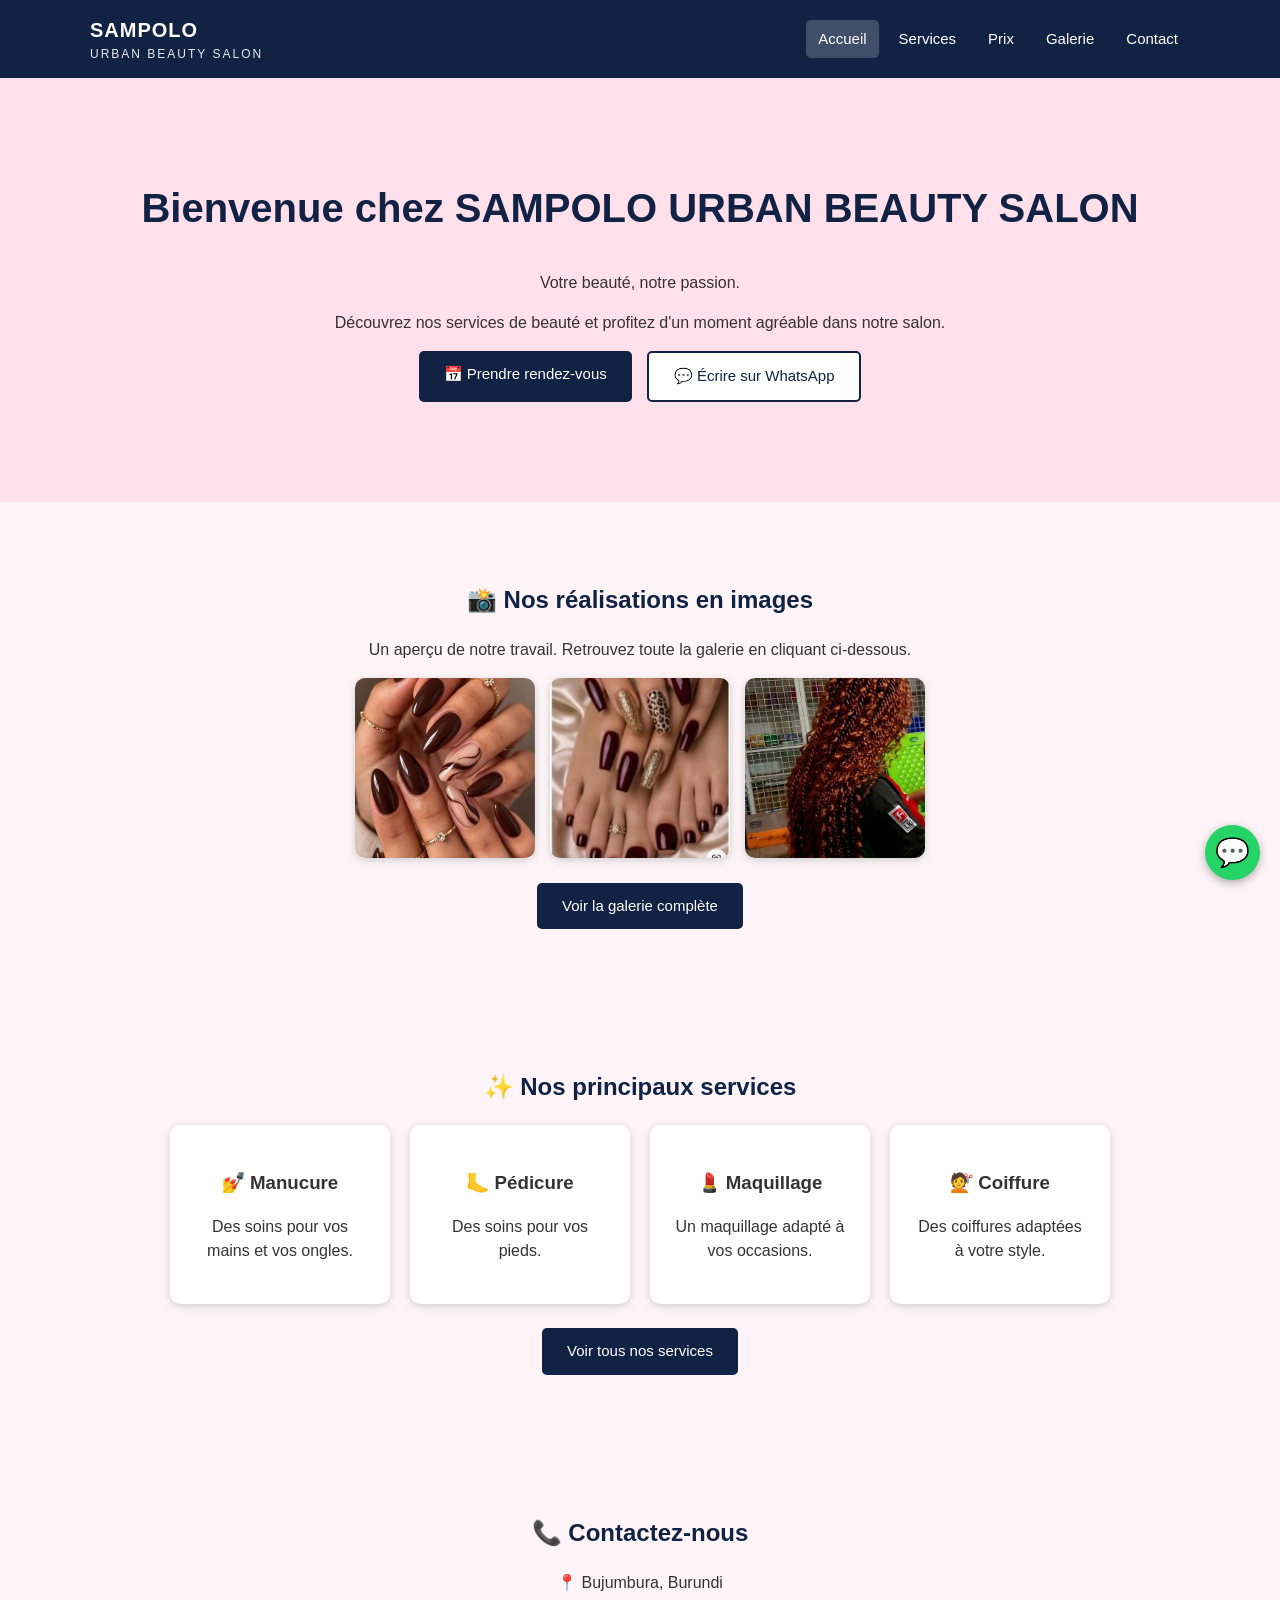
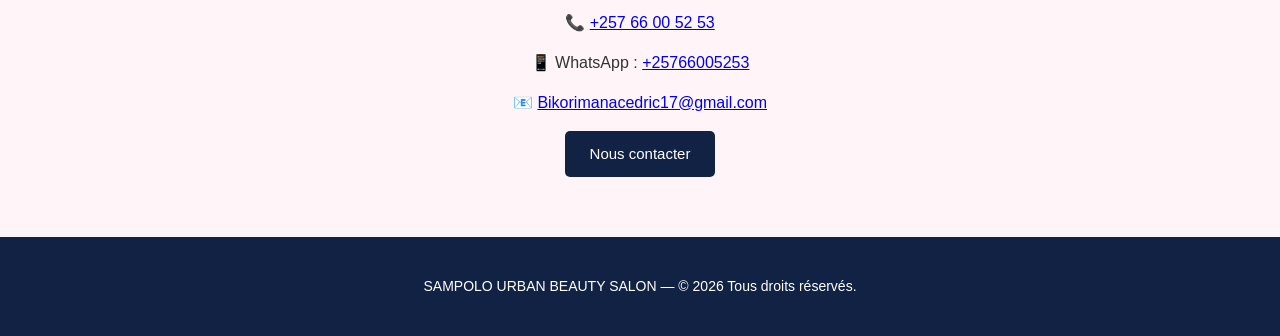
<file: index.html>
<!DOCTYPE html>
<html lang="fr">

<head>
    <meta charset="UTF-8">
    <meta name="viewport" content="width=device-width, initial-scale=1.0">
    <meta name="description" content="SAMPOLO Urban Beauty Salon à Bujumbura : manucure, pédicure, maquillage et coiffure. Prenez rendez-vous en ligne ou sur WhatsApp.">

    <title>cedo_website — Accueil</title>

    <link rel="stylesheet" href="style.css">
</head>

<body>

    <!-- MENU -->
    <header>
        <div class="header-inner">
            <a href="index.html" class="logo">SAMPOLO <span>URBAN BEAUTY SALON</span></a>

            <input type="checkbox" id="menu-toggle">
            <label for="menu-toggle" class="menu-btn">☰</label>

            <nav>
                <a href="index.html" class="active">Accueil</a>
                <a href="services.html">Services</a>
                <a href="prix.html">Prix</a>
                <a href="galerie.html">Galerie</a>
                <a href="contact.html">Contact</a>
            </nav>
        </div>
    </header>


    <!-- ACCUEIL -->
    <section class="accueil">

        <h2>Bienvenue chez SAMPOLO URBAN BEAUTY SALON</h2>

        <p>
            Votre beauté, notre passion.
        </p>

        <p>
            Découvrez nos services de beauté et profitez
            d'un moment agréable dans notre salon.
        </p>

        <div class="cta-group">
            <a href="contact.html" class="bouton">
                📅 Prendre rendez-vous
            </a>
            <a href="https://wa.me/25766005253" class="bouton secondaire" target="_blank" rel="noopener">
                💬 Écrire sur WhatsApp
            </a>
        </div>

    </section>


    <!-- APERCU GALERIE (remplace la vidéo, aucun fichier vidéo n'était fourni) -->
    <section>

        <h2>📸 Nos réalisations en images</h2>

        <p>
            Un aperçu de notre travail. Retrouvez toute la galerie
            en cliquant ci-dessous.
        </p>

        <div class="apercu-galerie">
            <img src="img.jpg" alt="Manucure réalisée par SAMPOLO">
            <img src="man.jpg" alt="Pédicure et nail art réalisés par SAMPOLO">
            <img src="image.jpg" alt="Séance de soin en salon">
            
        </div>

        <a href="galerie.html" class="bouton">
            Voir la galerie complète
        </a>

    </section>


    <!-- NOS SERVICES -->
    <section>

        <h2>✨ Nos principaux services</h2>

        <div class="services">

            <div class="carte">
                <h3>💅 Manucure</h3>
                <p>Des soins pour vos mains et vos ongles.</p>
            </div>

            <div class="carte">
                <h3>🦶 Pédicure</h3>
                <p>Des soins pour vos pieds.</p>
            </div>

            <div class="carte">
                <h3>💄 Maquillage</h3>
                <p>Un maquillage adapté à vos occasions.</p>
            </div>

            <div class="carte">
                <h3>💇 Coiffure</h3>
                <p>Des coiffures adaptées à votre style.</p>
            </div>

        </div>

        <br>

        <a href="services.html" class="bouton">
            Voir tous nos services
        </a>

    </section>


    <!-- CONTACT RAPIDE -->
    <section>

        <h2>📞 Contactez-nous</h2>

        <p>📍 Bujumbura, Burundi</p>
        <p>📞 <a href="tel:+25766005253">+257 66 00 52 53</a></p>
        <p>📱 WhatsApp : <a href="https://wa.me/25766005253" target="_blank" rel="noopener">+25766005253</a></p>
        <p>📧 <a href="mailto:Bikorimanacedric17@gmail.com">Bikorimanacedric17@gmail.com</a></p>

        <a href="contact.html" class="bouton">
            Nous contacter
        </a>

    </section>


    <!-- FOOTER -->
    <footer>
        <p>SAMPOLO URBAN BEAUTY SALON — © 2026 Tous droits réservés.</p>
    </footer>

    <a href="https://wa.me/25772303649" class="whatsapp-float" target="_blank" rel="noopener" aria-label="Contacter sur WhatsApp">💬</a>

</body>

</html>
</file>
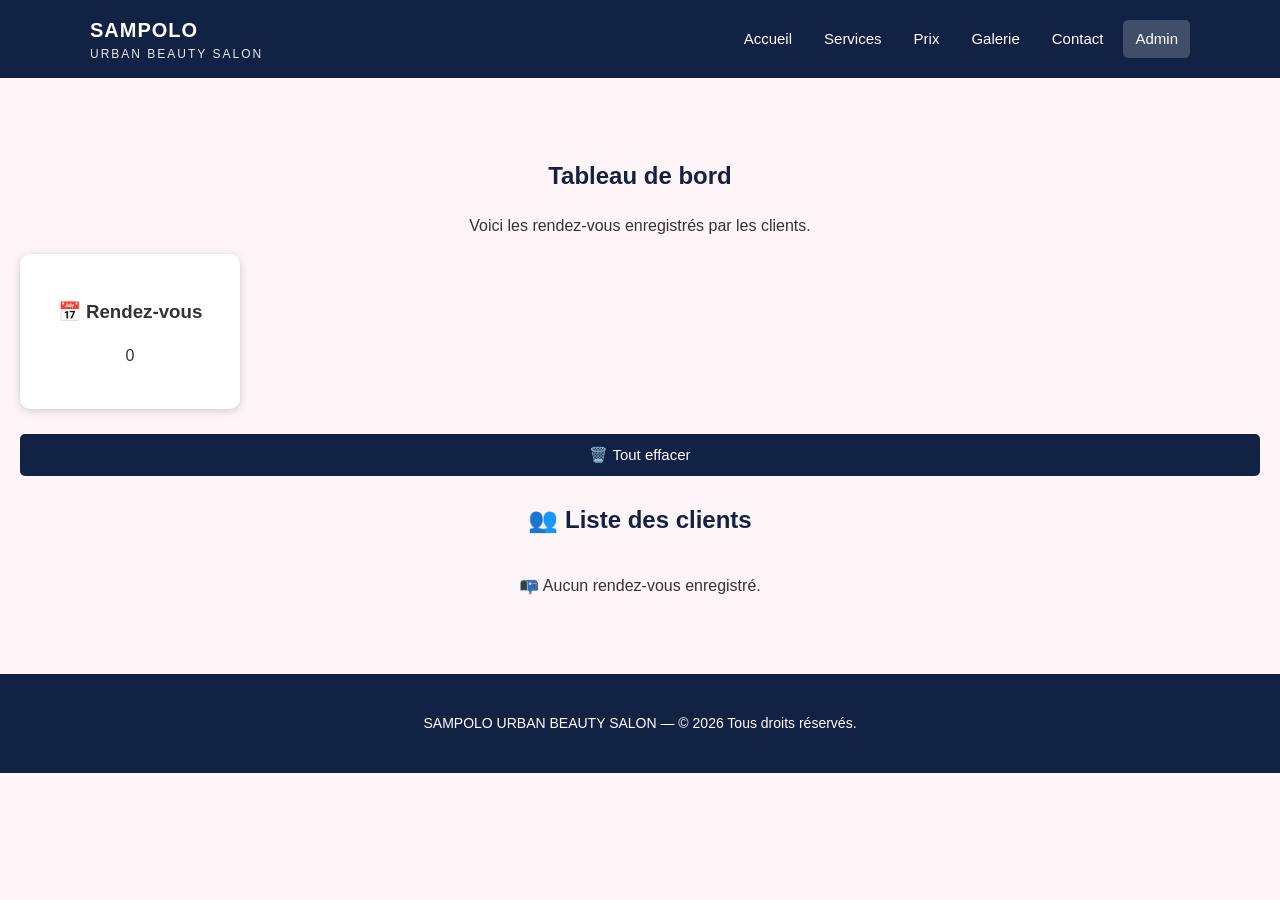
<file: admin.html>
<!DOCTYPE html>
<html lang="fr">
<head>
    <meta charset="UTF-8">

    <meta name="viewport" content="width=device-width, initial-scale=1.0">

    <title>Administration —cedo</title>

    <link rel="stylesheet" href="style.css">
    <script src="admin.js" defer></script>
</head>

<body>

    <!-- EN-TÊTE -->
    <header>
        <div class="header-inner">
            <a href="index.html" class="logo">SAMPOLO <span>URBAN BEAUTY SALON</span></a>

            <input type="checkbox" id="menu-toggle">
            <label for="menu-toggle" class="menu-btn">☰</label>

            <!-- Ce lien Admin n'est volontairement pas dans le menu des autres pages :
                 on y accède directement via admin.html dans la barre d'adresse. -->
            <nav>
                <a href="index.html">Accueil</a>
                <a href="services.html">Services</a>
                <a href="prix.html">Prix</a>
                <a href="galerie.html">Galerie</a>
                <a href="contact.html">Contact</a>
                <a href="admin.html" class="active">Admin</a>
            </nav>
        </div>
    </header>


    <!-- TABLEAU DE BORD -->
    <section>

        <h2> Tableau de bord</h2>

        <p>
            Voici les rendez-vous enregistrés par les clients.
        </p>


        <!-- NOMBRE DE RENDEZ-VOUS -->
        <div class="carte">

            <h3>📅 Rendez-vous</h3>

            <p id="nombreRendezVous">
                0
            </p>

        </div>

        <div class="admin-actions">
            <button id="btnEffacerTout" class="bouton">🗑️ Tout effacer</button>
        </div>


        <!-- LISTE DES RENDEZ-VOUS -->
        <h2>👥 Liste des clients</h2>

        <div id="listeRendezVous" class="services">

            <p>
                📭 Aucun rendez-vous enregistré.
            </p>

        </div>

    </section>


    <!-- FOOTER -->
    <footer>
        <p>SAMPOLO URBAN BEAUTY SALON — © 2026 Tous droits réservés.</p>
    </footer>

</body>

</html>
</file>
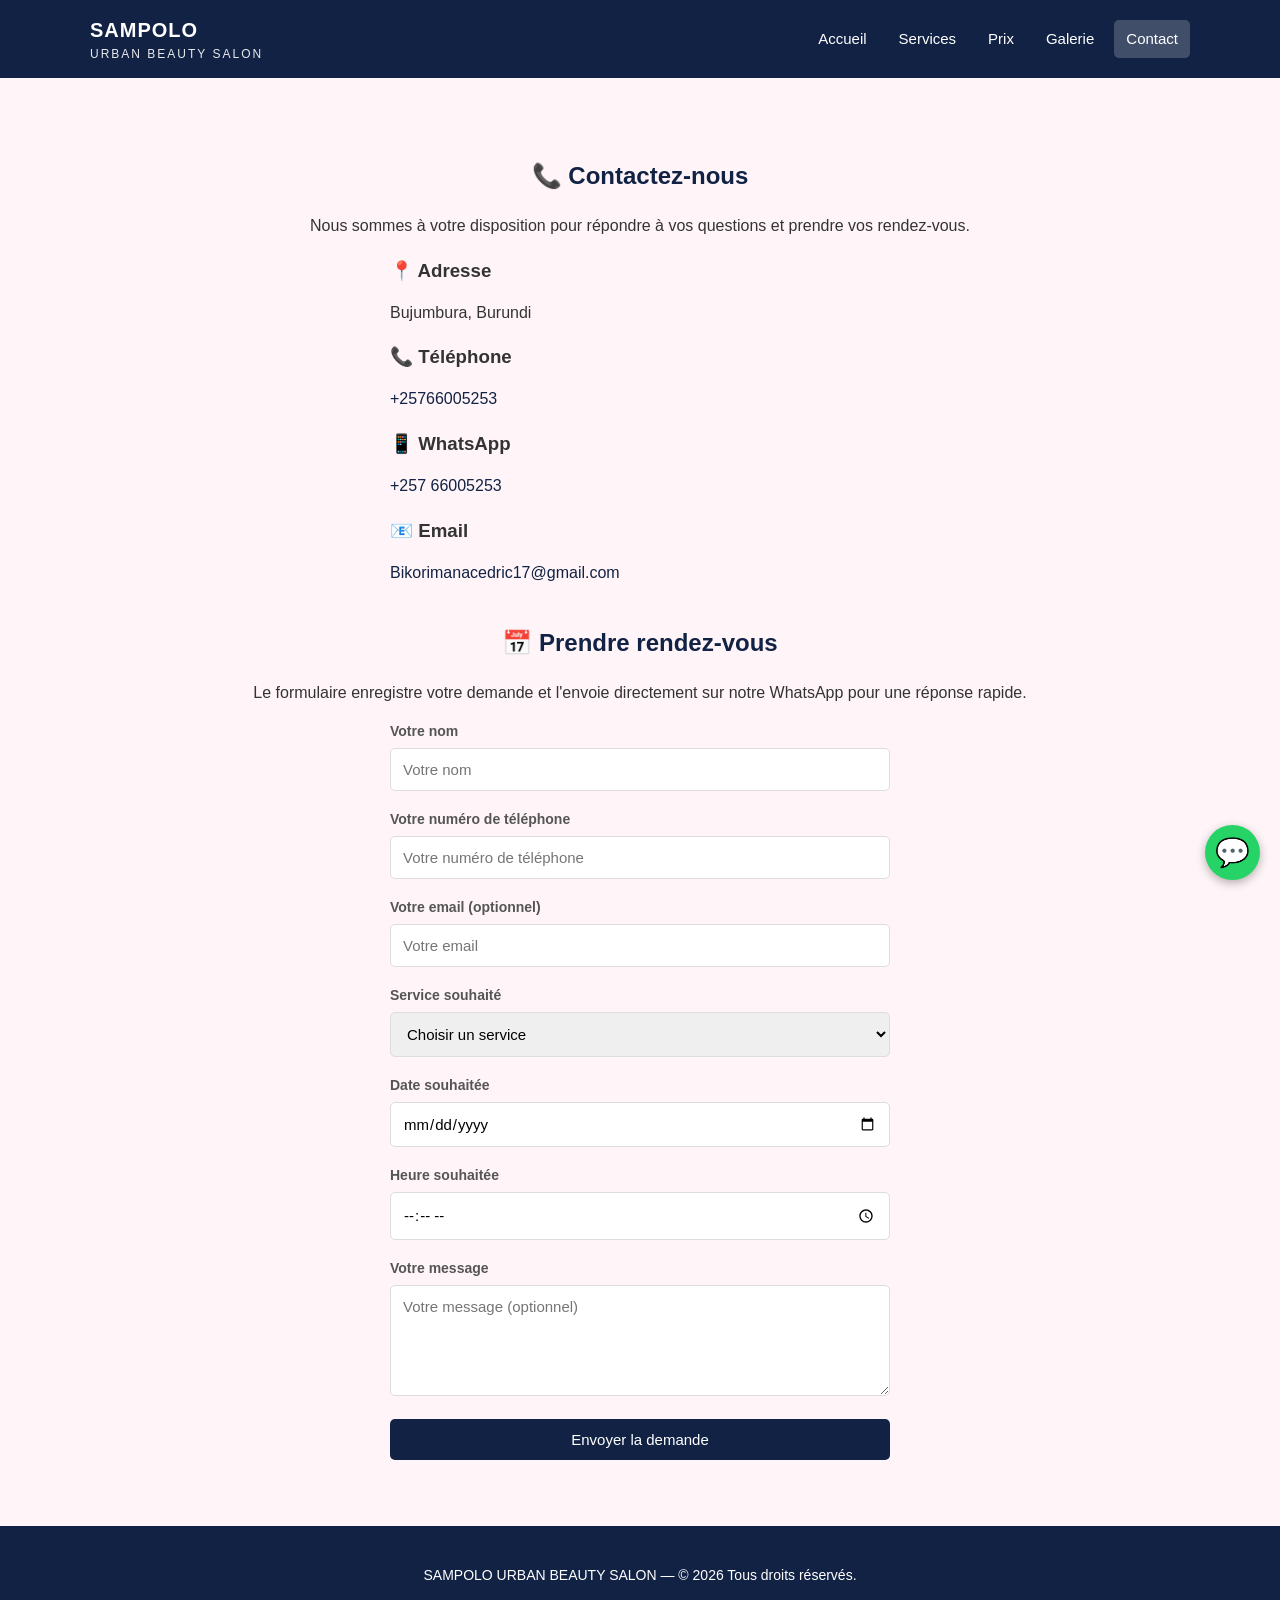
<file: contact.html>
<!DOCTYPE html>
<html lang="fr">

<head>
    <meta charset="UTF-8">
    <meta name="viewport" content="width=device-width, initial-scale=1.0">
    <meta name="description" content="Contactez SAMPOLO Urban Beauty Salon à Bujumbura et prenez rendez-vous en ligne ou sur WhatsApp.">

    <title>Contact — cedo_website</title>

    <link rel="stylesheet" href="style.css">
    <script src="script.js" defer></script>
</head>

<body>

    <!-- MENU -->
    <header>
        <div class="header-inner">
            <a href="index.html" class="logo">SAMPOLO <span>URBAN BEAUTY SALON</span></a>

            <input type="checkbox" id="menu-toggle">
            <label for="menu-toggle" class="menu-btn">☰</label>

            <nav>
                <a href="index.html">Accueil</a>
                <a href="services.html">Services</a>
                <a href="prix.html">Prix</a>
                <a href="galerie.html">Galerie</a>
                <a href="contact.html" class="active">Contact</a>
            </nav>
        </div>
    </header>


    <!-- CONTACT -->
    <section>

        <h2>📞 Contactez-nous</h2>

        <p>
            Nous sommes à votre disposition pour répondre
            à vos questions et prendre vos rendez-vous.
        </p>

        <!-- INFORMATIONS -->
        <div class="contact-info">

            <h3>📍 Adresse</h3>
            <p>Bujumbura, Burundi</p>

            <h3>📞 Téléphone</h3>
            <p><a href="tel:+257 66005253">+25766005253</a></p>

            <h3>📱 WhatsApp</h3>
            <p><a href="https://wa.me/25766005253" target="_blank" rel="noopener">+257 66005253</a></p>

            <h3>📧 Email</h3>
            <p><a href="mailto:Bikorimanacedric17@gmail.com">Bikorimanacedric17@gmail.com</a></p>

        </div>


        
        <h2>📅 Prendre rendez-vous</h2>

        <p>
            Le formulaire enregistre votre demande et l'envoie
            directement sur notre WhatsApp pour une réponse rapide.
        </p>

        <form id="formulaireRdv">

            <label for="nom">Votre nom</label>
            <input
                type="text"
                id="nom"
                name="nom"
                placeholder="Votre nom"
                required
            >

            <label for="telephone">Votre numéro de téléphone</label>
            <input
                type="tel"
                id="telephone"
                name="telephone"
                placeholder="Votre numéro de téléphone"
                required
            >

            <label for="email">Votre email (optionnel)</label>
            <input
                type="email"
                id="email"
                name="email"
                placeholder="Votre email"
            >

            <label for="service">Service souhaité</label>
            <select id="service" name="service" required>
                <option value="">Choisir un service</option>
                <option>Manucure</option>
                <option>Pédicure</option>
                <option>Maquillage</option>
                <option>Coiffure</option>
                <option>Soin du visage</option>
            </select>

            <label for="date">Date souhaitée</label>
            <input
                type="date"
                id="date"
                name="date"
                required
            >

            <label for="heure">Heure souhaitée</label>
            <input
                type="time"
                id="heure"
                name="heure"
                required
            >

            <label for="message">Votre message</label>
            <textarea
                id="message"
                name="message"
                placeholder="Votre message (optionnel)"
                rows="5"
            ></textarea>

            <button type="submit">
                Envoyer la demande
            </button>

        </form>

        <div id="messageConfirmation" class="message-confirmation">
            ✅ Votre rendez-vous a été enregistré ! Une fenêtre WhatsApp va s'ouvrir pour confirmer votre demande.
        </div>

    </section>


    <!-- FOOTER -->
    <footer>
        <p>SAMPOLO URBAN BEAUTY SALON — © 2026 Tous droits réservés.</p>
    </footer>

    <a href="https://wa.me/25766005253" class="whatsapp-float" target="_blank" rel="noopener" aria-label="Contacter sur WhatsApp">💬</a>

</body>

</html>
</file>
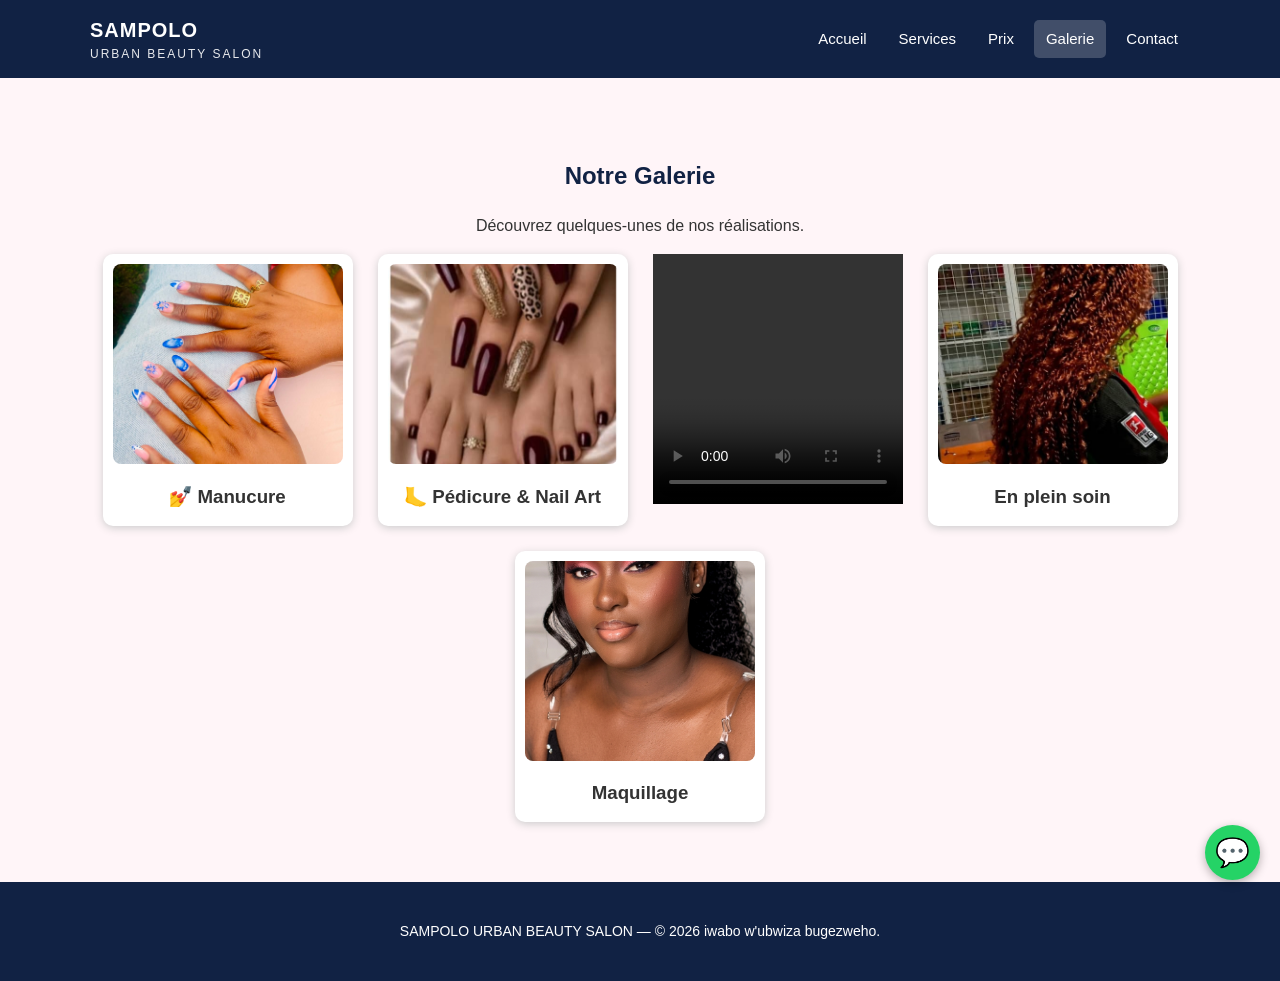
<file: galerie.html>
<!DOCTYPE html>
<html lang="fr">

<head>
    <meta charset="UTF-8">
    <meta name="viewport" content="width=device-width, initial-scale=1.0">
    <meta name="description" content="Galerie photo de SAMPOLO Urban Beauty Salon : nos réalisations en manucure, pédicure et soins.">

    <title>Galerie —cedo_website</title>

    <link rel="stylesheet" href="style.css">
</head>

<body>

    <!-- MENU -->
    <header>
        <div class="header-inner">
            <a href="index.html" class="logo">SAMPOLO <span>URBAN BEAUTY SALON</span></a>

            <input type="checkbox" id="menu-toggle">
            <label for="menu-toggle" class="menu-btn">☰</label>

            <nav>
                <a href="index.html">Accueil</a>
                <a href="services.html">Services</a>
                <a href="prix.html">Prix</a>
                <a href="galerie.html" class="active">Galerie</a>
                <a href="contact.html">Contact</a>
            </nav>
        </div>
    </header>


    <!-- GALERIE -->
    <section>

        <h2>Notre Galerie</h2>

        <p>
            Découvrez quelques-unes de nos réalisations.
        </p>
    
        
        </div>


        <div class="photos">

            <div class="photo">
                <img src="photo.jpg" alt="Manucure réalisée par SAMPOLO">
                <h3>💅 Manucure</h3>
            </div>

            <div class="photo">
                <img src="man.jpg" alt="Pédicure et nail art réalisés par SAMPOLO">
                <h3>🦶 Pédicure &amp; Nail Art</h3>
            </div>
            <video controls width="250px"height="250px">
            <source src="vid.mp4" type="video/mp4">
            </video>

            <div class="photo">
                <img src="image.jpg" alt="Séance de soin dans notre salon">
                <h3> En plein soin</h3>
            </div>

            <div class="photo">
                <img src="if.png" alt="Maquillage réalisé par SAMPOLO">
                <h3>Maquillage</h3>

        </div>

    </section>


    <!-- FOOTER -->
    <footer>
        <p>SAMPOLO URBAN BEAUTY SALON — © 2026 iwabo w'ubwiza bugezweho.</p>
    </footer>

    <a href="https://wa.me/257 72303649" class="whatsapp-float" target="_blank" rel="noopener" aria-label="Contacter sur WhatsApp">💬</a>

</body>

</html>
</file>
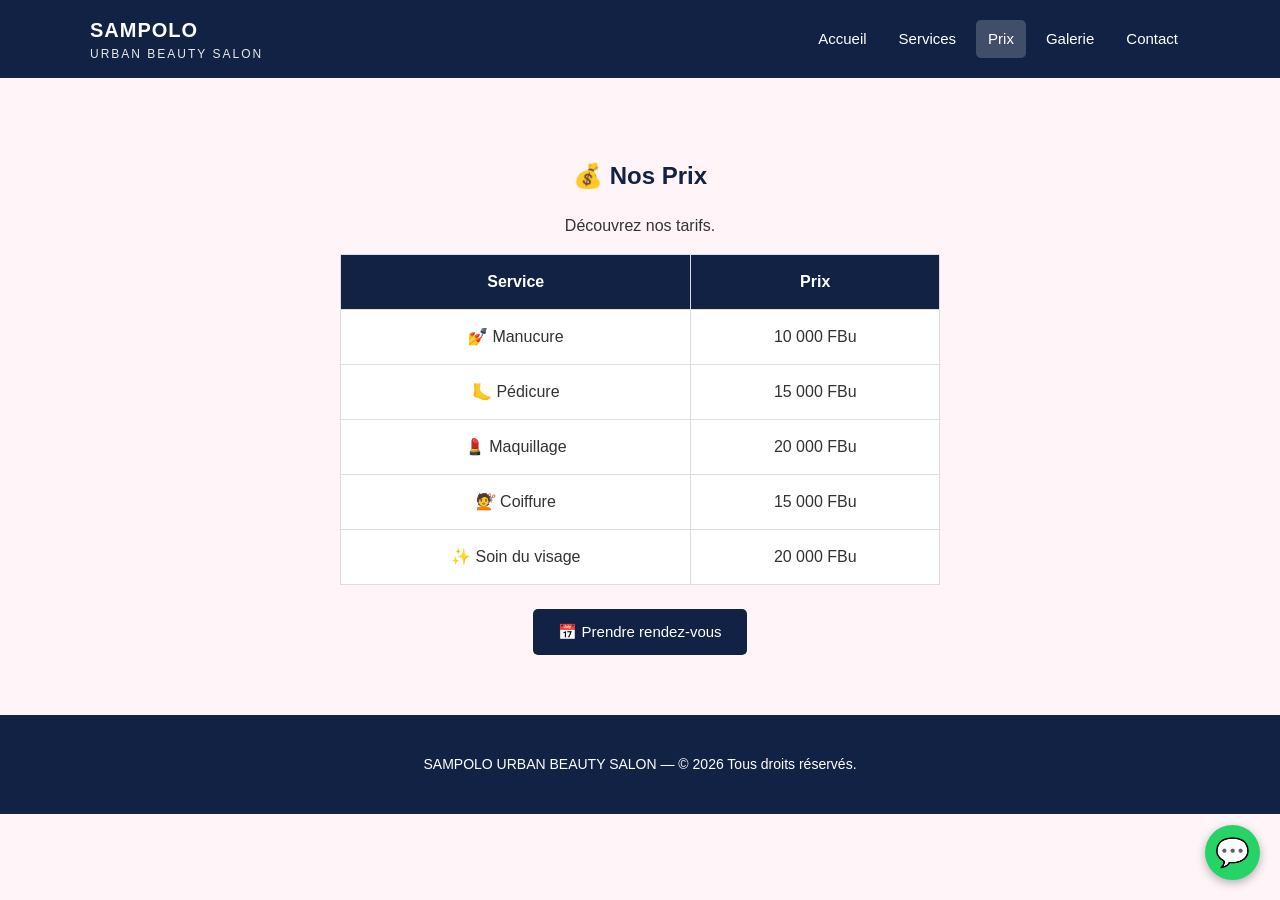
<file: prix.html>
<!DOCTYPE html>
<html lang="fr">

<head>
    <meta charset="UTF-8">
    <meta name="viewport" content="width=device-width, initial-scale=1.0">
    <meta name="description" content="Tarifs de SAMPOLO Urban Beauty Salon à Bujumbura pour la manucure, la pédicure, le maquillage, la coiffure et le soin du visage.">

    <title>Nos Prix — SAMPOLO Urban Beauty Salon</title>

    <link rel="stylesheet" href="style.css">
</head>

<body>

    <!-- MENU -->
    <header>
        <div class="header-inner">
            <a href="index.html" class="logo">SAMPOLO <span>URBAN BEAUTY SALON</span></a>

            <input type="checkbox" id="menu-toggle">
            <label for="menu-toggle" class="menu-btn">☰</label>

            <nav>
                <a href="index.html">Accueil</a>
                <a href="services.html">Services</a>
                <a href="prix.html" class="active">Prix</a>
                <a href="galerie.html">Galerie</a>
                <a href="contact.html">Contact</a>
            </nav>
        </div>
    </header>


    <!-- PRIX -->
    <section>

        <h2>💰 Nos Prix</h2>

        <p>Découvrez nos tarifs.</p>

        <div class="table-wrap">
            <table>

                <tr>
                    <th>Service</th>
                    <th>Prix</th>
                </tr>

                <tr>
                    <td>💅 Manucure</td>
                    <td>10 000 FBu</td>
                </tr>

                <tr>
                    <td>🦶 Pédicure</td>
                    <td>15 000 FBu</td>
                </tr>

                <tr>
                    <td>💄 Maquillage</td>
                    <td>20 000 FBu</td>
                </tr>

                <tr>
                    <td>💇 Coiffure</td>
                    <td>15 000 FBu</td>
                </tr>

                <tr>
                    <td>✨ Soin du visage</td>
                    <td>20 000 FBu</td>
                </tr>

            </table>
        </div>

        <br>

        <a href="contact.html" class="bouton">
            📅 Prendre rendez-vous
        </a>

    </section>


    <!-- FOOTER -->
    <footer>
        <p>SAMPOLO URBAN BEAUTY SALON — © 2026 Tous droits réservés.</p>
    </footer>

    <a href="https://wa.me/25766005253" class="whatsapp-float" target="_blank" rel="noopener" aria-label="Contacter sur WhatsApp">💬</a>

</body>

</html>
</file>
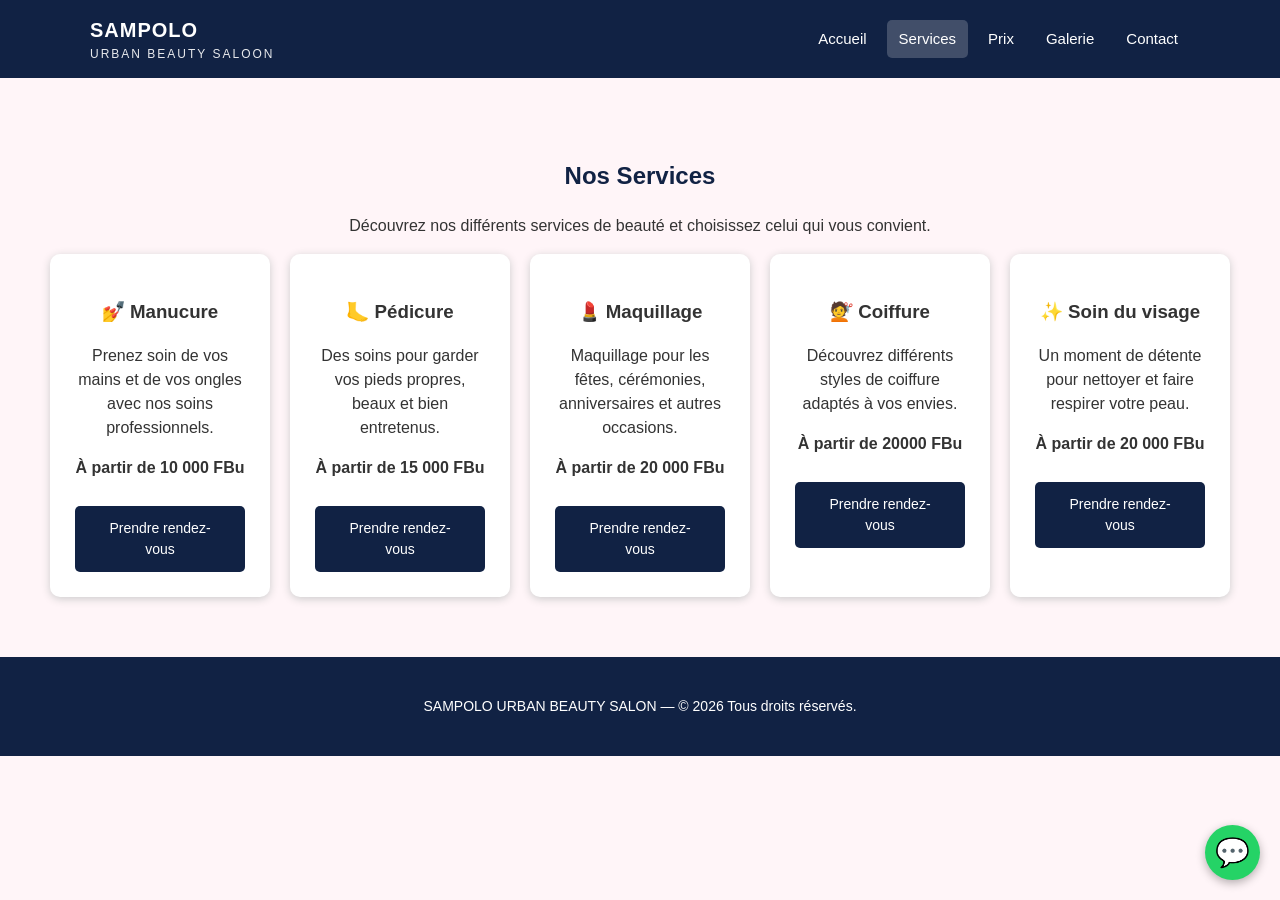
<file: services.html>
<!DOCTYPE html>
<html lang="fr">
<head>
    <meta charset="UTF-8">
    <meta name="viewport" content="width=device-width, initial-scale=1.0">
    <meta name="description" content="Découvrez tous les services de SAMPOLO Urban Beauty Salon : manucure, pédicure, maquillage, coiffure et soin du visage.">

    <title>Nos Services — cedo_website</title>

    <link rel="stylesheet" href="style.css">
</head>

<body>

    <!-- EN-TÊTE -->
    <header>
        <div class="header-inner">
            <a href="index.html" class="logo">SAMPOLO <span>URBAN BEAUTY SALOON</span></a>

            <input type="checkbox" id="menu-toggle">
            <label for="menu-toggle" class="menu-btn">☰</label>

            <nav>
                <a href="index.html">Accueil</a>
                <a href="services.html" class="active">Services</a>
                <a href="prix.html">Prix</a>
                <a href="galerie.html">Galerie</a>
                <a href="contact.html">Contact</a>
            </nav>
        </div>
    </header>


    <!-- SERVICES -->
    <section class="services-page">

        <h2>Nos Services</h2>

        <p>
            Découvrez nos différents services de beauté
            et choisissez celui qui vous convient.
        </p>


        <div class="services">

            
            <div class="carte">
                <h3>💅 Manucure</h3>

                <p>
                    Prenez soin de vos mains et de vos ongles
                    avec nos soins professionnels.
                </p>

                <p><strong>À partir de 10 000 FBu</strong></p>

                <a href="contact.html" class="bouton">
                    Prendre rendez-vous
                </a>
            </div>


            <!-- PEDICURE -->
            <div class="carte">
                <h3>🦶 Pédicure</h3>

                <p>
                    Des soins pour garder vos pieds propres,
                    beaux et bien entretenus.
                </p>

                <p><strong>À partir de 15 000 FBu</strong></p>

                <a href="contact.html" class="bouton">
                    Prendre rendez-vous
                </a>
            </div>


            <!-- MAQUILLAGE -->
            <div class="carte">
                <h3>💄 Maquillage</h3>

                <p>
                    Maquillage pour les fêtes, cérémonies,
                    anniversaires et autres occasions.
                </p>

                <p><strong>À partir de 20 000 FBu</strong></p>

                <a href="contact.html" class="bouton">
                    Prendre rendez-vous
                </a>
            </div>


            
            <div class="carte">
                <h3>💇 Coiffure</h3>

                <p>
                    Découvrez différents styles de coiffure
                    adaptés à vos envies.
                </p>

                <p><strong>À partir de 20000 FBu</strong></p>

                <a href="contact.html" class="bouton">
                    Prendre rendez-vous
                </a>
            </div>


            <!-- SOIN DU VISAGE -->
            <div class="carte">
                <h3>✨ Soin du visage</h3>

                <p>
                    Un moment de détente pour nettoyer et
                    faire respirer votre peau.
                </p>

                <p><strong>À partir de 20 000 FBu</strong></p>

                <a href="contact.html" class="bouton">
                    Prendre rendez-vous
                </a>
            </div>

        </div>

    </section>


    
    <footer>
        <p>SAMPOLO URBAN BEAUTY SALON — © 2026 Tous droits réservés.</p>
    </footer>

    <a href="https://wa.me/25766005253" class="whatsapp-float" target="_blank" rel="noopener" aria-label="Contacter sur WhatsApp">💬</a>

</body>
</html>
</file>
<file: style.css>
/* =====================================================
   SAMPOLO URBAN BEAUTY SALON — style.css
   ===================================================== */

* {
    box-sizing: border-box;
}

body {
    margin: 0;
    font-family: Arial, Helvetica, sans-serif;
    background-color: #fff5f8;
    color: #333;
    line-height: 1.5;
}

img {
    max-width: 100%;
    display: block;
}

/* =====================================================
   HEADER / NAV
   ===================================================== */

header {
    background-color: #124;
    color: white;
    padding: 15px 20px;
}

.header-inner {
    max-width: 1100px;
    margin: 0 auto;
    display: flex;
    align-items: center;
    justify-content: space-between;
    flex-wrap: wrap;
}

.logo {
    color: white;
    text-decoration: none;
    font-size: 20px;
    font-weight: bold;
    letter-spacing: 1px;
}

.logo span {
    display: block;
    font-size: 12px;
    font-weight: normal;
    letter-spacing: 2px;
    opacity: 0.9;
}

nav {
    display: flex;
    gap: 8px;
    flex-wrap: wrap;
}

nav a {
    color: white;
    text-decoration: none;
    padding: 8px 12px;
    border-radius: 5px;
    font-size: 15px;
}

nav a:hover,
nav a.active {
    background-color: rgba(255, 255, 255, 0.2);
}

/* mobile hamburger (pure CSS, no JS needed) */
.menu-btn {
    display: none;
    color: white;
    font-size: 26px;
    cursor: pointer;
    line-height: 1;
}

#menu-toggle {
    display: none;
}

@media (max-width: 700px) {
    .menu-btn {
        display: block;
    }

    nav {
        flex-basis: 100%;
        flex-direction: column;
        max-height: 0;
        overflow: hidden;
        transition: max-height 0.25s ease;
        gap: 0;
    }

    #menu-toggle:checked ~ nav {
        max-height: 300px;
        margin-top: 10px;
    }

    nav a {
        padding: 10px;
        border-top: 1px solid rgba(255, 255, 255, 0.2);
    }
}

/* =====================================================
   SECTIONS / LAYOUT
   ===================================================== */

section {
    padding: 60px 20px;
    text-align: center;
}

h2 {
    color: #124;
}

.bouton {
    display: inline-block;
    background-color: #124;
    color: white;
    padding: 12px 25px;
    text-decoration: none;
    border-radius: 5px;
    border: none;
    font-size: 15px;
    cursor: pointer;
}

.bouton:hover {
    background-color: #124;
}

.bouton.secondaire {
    background-color: white;
    color: #124;
    border: 2px solid #124;
}

/* =====================================================
   ACCUEIL (HOME)
   ===================================================== */

.accueil {
    padding: 100px 20px;
    background-color: #ffe0eb;
}

.accueil h2 {
    font-size: 40px;
    margin-top: 0;
}

.cta-group {
    display: flex;
    gap: 15px;
    justify-content: center;
    flex-wrap: wrap;
}

/* =====================================================
   SERVICES CARDS
   ===================================================== */

.services {
    display: flex;
    justify-content: center;
    gap: 20px;
    flex-wrap: wrap;
}

.carte {
    background-color: white;
    padding: 25px;
    width: 220px;
    border-radius: 10px;
    box-shadow: 0 2px 8px #ccc;
}

.carte .bouton {
    display: inline-block;
    margin-top: 10px;
    font-size: 14px;
}

.services-page {
    min-height: 60vh;
}

/* =====================================================
   PRIX (table)
   ===================================================== */

.table-wrap {
    overflow-x: auto;
    max-width: 600px;
    margin: 0 auto;
}

table {
    margin: auto;
    border-collapse: collapse;
    width: 100%;
    min-width: 400px;
    background-color: white;
}

th, td {
    padding: 15px;
    border: 1px solid #ddd;
}

th {
    background-color: #124;
    color: white;
}

/* =====================================================
   GALERIE
   ===================================================== */

.photos {
    display: flex;
    justify-content: center;
    gap: 25px;
    flex-wrap: wrap;
}

.photo {
    background-color: white;
    width: 250px;
    padding: 10px;
    border-radius: 10px;
    box-shadow: 0 2px 8px #ccc;
}

.photo img {
    width: 100%;
    height: 200px;
    object-fit: cover;
    border-radius: 8px;
}

.photo h3 {
    margin-bottom: 5px;
}

.photo.placeholder {
    display: flex;
    flex-direction: column;
    align-items: center;
    justify-content: center;
}

.photo-placeholder-box {
    width: 100%;
    height: 200px;
    background-color: #ffd1df;
    border-radius: 8px;
    display: flex;
    align-items: center;
    justify-content: center;
    font-size: 40px;
}

.photo .note {
    font-size: 13px;
    color: #999;
    margin: 5px 0 0;
}

/* Home page gallery teaser (replaces the missing video) */
.apercu-galerie {
    display: flex;
    justify-content: center;
    gap: 15px;
    flex-wrap: wrap;
    margin-bottom: 25px;
}

.apercu-galerie img {
    width: 180px;
    height: 180px;
    object-fit: cover;
    border-radius: 10px;
    box-shadow: 0 2px 8px #ccc;
}

/* =====================================================
   FORMULAIRE (contact)
   ===================================================== */

form {
    max-width: 500px;
    margin: auto;
    text-align: left;
}

label {
    font-size: 14px;
    font-weight: bold;
    color: #555;
    display: block;
    margin-top: 12px;
}

input, select, button, textarea {
    width: 100%;
    padding: 12px;
    margin: 6px 0;
    font-family: inherit;
    font-size: 15px;
    border: 1px solid #ddd;
    border-radius: 5px;
}

button {
    background-color: #124;
    color: white;
    border: none;
    cursor: pointer;
    border-radius: 5px;
    margin-top: 10px;
}

button:hover {
    background-color: #124;
}

.message-confirmation {
    display: none;
    max-width: 500px;
    margin: 15px auto 0;
    padding: 15px;
    background-color: #e6f7ec;
    border: 1px solid #34a853;
    color: #1e7a37;
    border-radius: 5px;
    text-align: center;
}

.message-confirmation.visible {
    display: block;
}

.contact-info {
    max-width: 500px;
    margin: 0 auto 40px;
    text-align: left;
}

.contact-info h3 {
    margin-bottom: 2px;
}

.contact-info a {
    color: #124;
    text-decoration: none;
}

.contact-info a:hover {
    text-decoration: underline;
}

/* =====================================================
   ADMIN
   ===================================================== */

.admin-actions {
    margin: 15px 0;
}

.carte.rdv {
    width: 260px;
    text-align: left;
}

.carte.rdv button {
    background-color: #c0392b;
}

.carte.rdv button:hover {
    background-color: #962d22;
}

/* =====================================================
   FOOTER
   ===================================================== */

footer {
    background-color:#124;
    color: white;
    text-align: center;
    padding: 25px 20px;
    font-size: 14px;
}

footer a {
    color: white;
}

/* =====================================================
   WHATSAPP FLOATING BUTTON
   ===================================================== */

.whatsapp-float {
    position: fixed;
    bottom: 20px;
    right: 20px;
    background-color: #25d366;
    color: white;
    width: 55px;
    height: 55px;
    border-radius: 50%;
    display: flex;
    align-items: center;
    justify-content: center;
    font-size: 28px;
    text-decoration: none;
    box-shadow: 0 3px 10px rgba(0, 0, 0, 0.3);
    z-index: 999;
}

.whatsapp-float:hover {
    background-color: #1ebc57;
}
</file>
